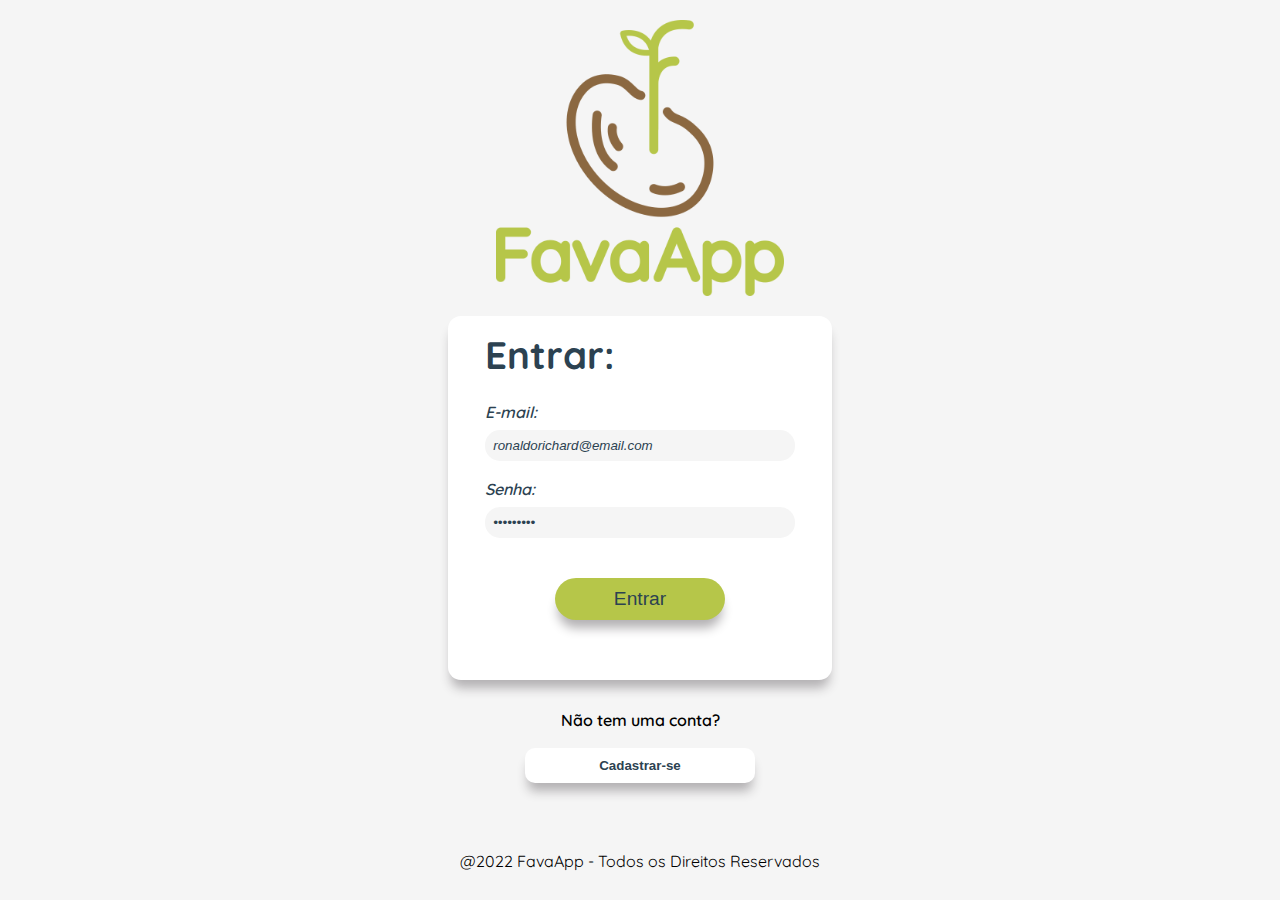
<file: index.html>
<!DOCTYPE html>
<html lang="pt-br">
<head>
    <meta charset="UTF-8">
    <meta http-equiv="X-UA-Compatible" content="IE=edge">
    <meta name="viewport" content="width=device-width, initial-scale=1.0">
    <link rel="stylesheet" href="assets/css/reset.css">
    <link rel="stylesheet" href="assets/css/index.css">
    <link rel="preconnect" href="https://fonts.googleapis.com">
    <link rel="preconnect" href="https://fonts.gstatic.com" crossorigin>
    <link href="https://fonts.googleapis.com/css2?family=Quicksand:wght@300;400;500;600;700&display=swap" rel="stylesheet">
    <link rel="shortcut icon" href="/assets/img/favicon.ico" type="image/x-icon">
    <title>FavaApp - Tela de Login</title>
</head>
<body>
    <div class="container">
        <img src="/assets/img/logo.png" alt="" class="logo">
        <div class="form">
            <div class="form-submit">
                <div class="form-inputs">
                <h2 class="form-title">Entrar:</h2>
                <label for="email-campo" class="form-spacing">E-mail:</label>
                <input type="email" id="auth-email" value="ronaldorichard@email.com" placeholder="Digite o seu e-mail..." class="form-spacing form-input">
                <label for="auth-pass" class="form-spacing form-spacing_pass">Senha:</label>
                <input type="password" id="auth-pass" value="123456789" placeholder="Digite a sua senha..." class="form-spacing form-input">
                <button class="signin-button" onclick="verificaLogin()">Entrar</button>
            </div>
            </div>
        </div>
        <div class="form-signup">
            <p class="signup-text">Não tem uma conta?</p>
            <button class="signup-button"><a href="/signup_page.html">Cadastrar-se</a></button>
        </div>
    </div>
    <footer class="web-rights">
        <p>@2022 FavaApp - Todos os Direitos Reservados</p>
    </footer>
</body>
<script src="assets/script/loginAuth.js"></script>
</html>
</file>
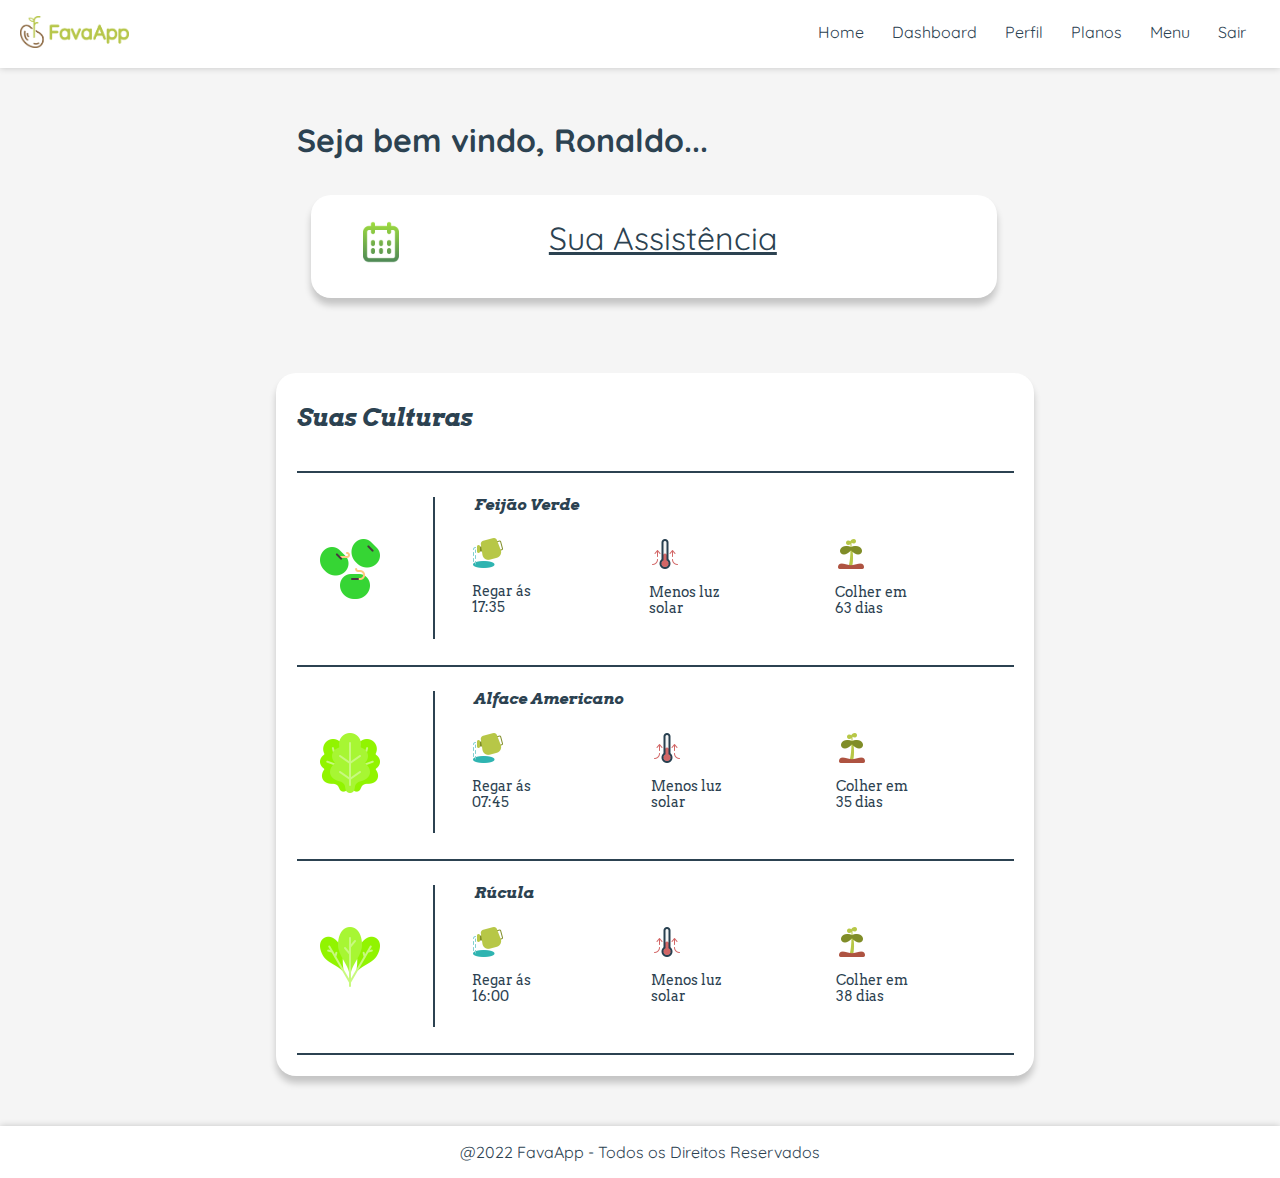
<file: home_client.html>
<!DOCTYPE html>
<html lang="pt_BR">

<head>
    <meta charset="UTF-8">
    <meta http-equiv="X-UA-Compatible" content="IE=edge">
    <meta name="viewport" content="width=device-width, initial-scale=1.0">
    <link href="assets/css/navbar.css" rel="stylesheet" type="text/css">
    <link href="assets/css/home.css" rel="stylesheet" type="text/css">
    <link rel="shortcut icon" href="/assets/img/favicon.ico" type="image/x-icon">
    <title>FavaApp - Home</title>
</head>

<body>
    <!-- Navbar do projeto -->
    <header class="navbar">
        <img class="logo" src="assets/img/LOGO FINAL horizontal.png">
        <ul class="navbar-itens">
            <li><a href="index.html">Sair</a></li>
            <li><a href="">Menu</a></li>
            <li><a href="">Planos</a></li>
            <li><a href="profile_client.html">Perfil</a></li>
            <li><a href="#">Dashboard</a></li>
            <li><a href="home_client.html">Home</a></li>
        </ul>
    </header>

    <!-- Conteúdo da home -->
    <div class="page-content">
        <!-- Botões e dados de consulta-->
        <div class="appointment-container">
            <h1>Seja bem vindo, Ronaldo...</h1>
            <section class="btn-assistance"><a href=""><img src="assets/img/calendar.png" class="icon-btn">Sua Assistência</a></section>
        </div>
        <!-- Dashboard -->
        <div class="dashboard">
            <div class="dashboard-top">
                <h2 class="dashboard-title">Suas Culturas</h2>
                <a><img></a>
            </div>

            <div class="division-line"></div>

            <section class="plant-row">
                <img class="plant-icon" src="assets/img/sowing-seeds.png">
                <div class="name-and-info">
                    <section class="row-division">
                        <div class="division-line-vertical"></div>
                        <h4>Feijão Verde</h4>
                    </section>
                    <div class="plant-info">
                        <section class="watering">
                            <img class="icon" src="/assets/img/watering-can.png">
                            <p>Regar ás 17:35</p>
                        </section>
                        <section class="weather">
                            <img class="icon" src="/assets/img/thermometer.png">
                            <p>Menos luz solar</p>
                        </section>
                        <section class="harvest">
                            <img class="icon" src="assets/img/sprout.png">
                            <p>Colher em 63 dias</p>
                        </section>
                    </div>
                </div>
            </section>

            <div class="division-line"></div>

            <section class="plant-row">
                <img class="plant-icon" src="assets/img/lettuce.png">
                <div class="name-and-info">
                    <section class="row-division">
                        <div class="division-line-vertical"></div>
                        <h4>Alface Americano</h4>
                    </section>
                    <div class="plant-info">
                        <section class="watering">
                            <img class="icon" src="/assets/img/watering-can.png">
                            <p>Regar ás 07:45</p>
                        </section>
                        <section class="weather">
                            <img class="icon" src="/assets/img/thermometer.png">
                            <p>Menos luz solar</p>
                        </section>
                        <section class="harvest">
                            <img class="icon" src="assets/img/sprout.png">
                            <p>Colher em 35 dias</p>
                        </section>
                    </div>
                </div>
            </section>

            <div class="division-line"></div>

            <section class="plant-row">
                <img class="plant-icon" src="assets/img/spinach.png">
                <div class="name-and-info">
                    <section class="row-division">
                        <div class="division-line-vertical"></div>
                        <h4>Rúcula</h4>
                    </section>
                    <div class="plant-info">
                        <section class="watering">
                            <img class="icon" src="/assets/img/watering-can.png">
                            <p>Regar ás 16:00</p>
                        </section>
                        <section class="weather">
                            <img class="icon" src="/assets/img/thermometer.png">
                            <p>Menos luz solar</p>
                        </section>
                        <section class="harvest">
                            <img class="icon" src="assets/img/sprout.png">
                            <p>Colher em 38 dias</p>
                        </section>
                    </div>
                </div>
            </section>
            <div class="division-line"></div>
        </div>
    </div>
    <footer class="web-rights">
        <p>@2022 FavaApp - Todos os Direitos Reservados</p>
    </footer>   
</body>
</html>
</file>
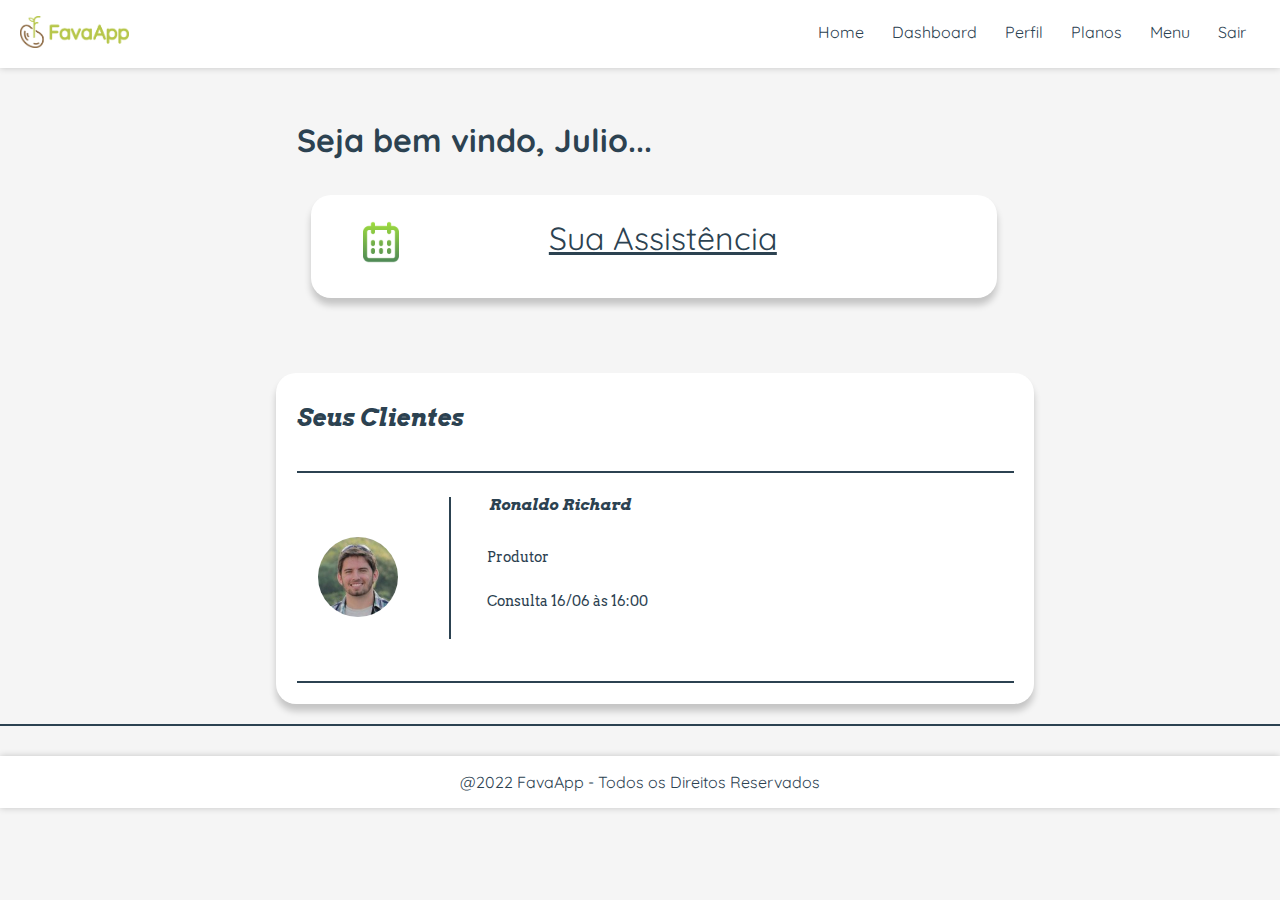
<file: home_consultant.html>
<!DOCTYPE html>
<html lang="pt_BR">

<head>
    <meta charset="UTF-8">
    <meta http-equiv="X-UA-Compatible" content="IE=edge">
    <meta name="viewport" content="width=device-width, initial-scale=1.0">
    <link href="assets/css/navbar.css" rel="stylesheet" type="text/css">
    <link href="assets/css/home.css" rel="stylesheet" type="text/css">
    <title>FavaApp</title>
</head>

<body>
    <!-- Navbar do projeto -->
    <header class="navbar">
        <img class="logo" src="assets/img/LOGO FINAL horizontal.png">
        <ul class="navbar-itens">
            <li><a href="index.html">Sair</a></li>
            <li><a href="">Menu</a></li>
            <li><a href="">Planos</a></li>
            <li><a href="profile_consultant.html">Perfil</a></li>
            <li><a href="#">Dashboard</a></li>
            <li><a href="home_consultant.html">Home</a></li>
        </ul>
    </header>

    <!-- Conteúdo da home -->
    <div class="page-content">
        <!-- Botões e dados de consulta-->
        <div class="appointment-container">
            <h1>Seja bem vindo, Julio...</h1>
            <section class="btn-assistance"><a href=""><img src="assets/img/calendar.png" class="icon-btn">Sua Assistência</a></section>
        </div>
        <!-- Dashboard -->
        <div class="dashboard">
            <div class="dashboard-top">
                <h2 class="dashboard-title">Seus Clientes</h2>
                <a><img></a>
            </div>

            <div class="division-line"></div>

            <section class="plant-row">
                <img class="client-icon" src="assets/img/photo-client.jpg">
                <div class="name-and-info">
                    <section class="row-division">
                        <div class="division-line-vertical"></div>
                        <h4>Ronaldo Richard</h4>
                    </section>
                    <div class="client-info">
                            <p>Produtor</p>
                            <p>Consulta 16/06 às 16:00</p>
                        </section>
                        <div class="division-line"></div>
                    </div>
                </div>
            </section>

            <div class="division-line"></div>

        </div>
    </div>
    <footer class="web-rights">
        <p>@2022 FavaApp - Todos os Direitos Reservados</p>
    </footer>
</body>

</html>
</file>
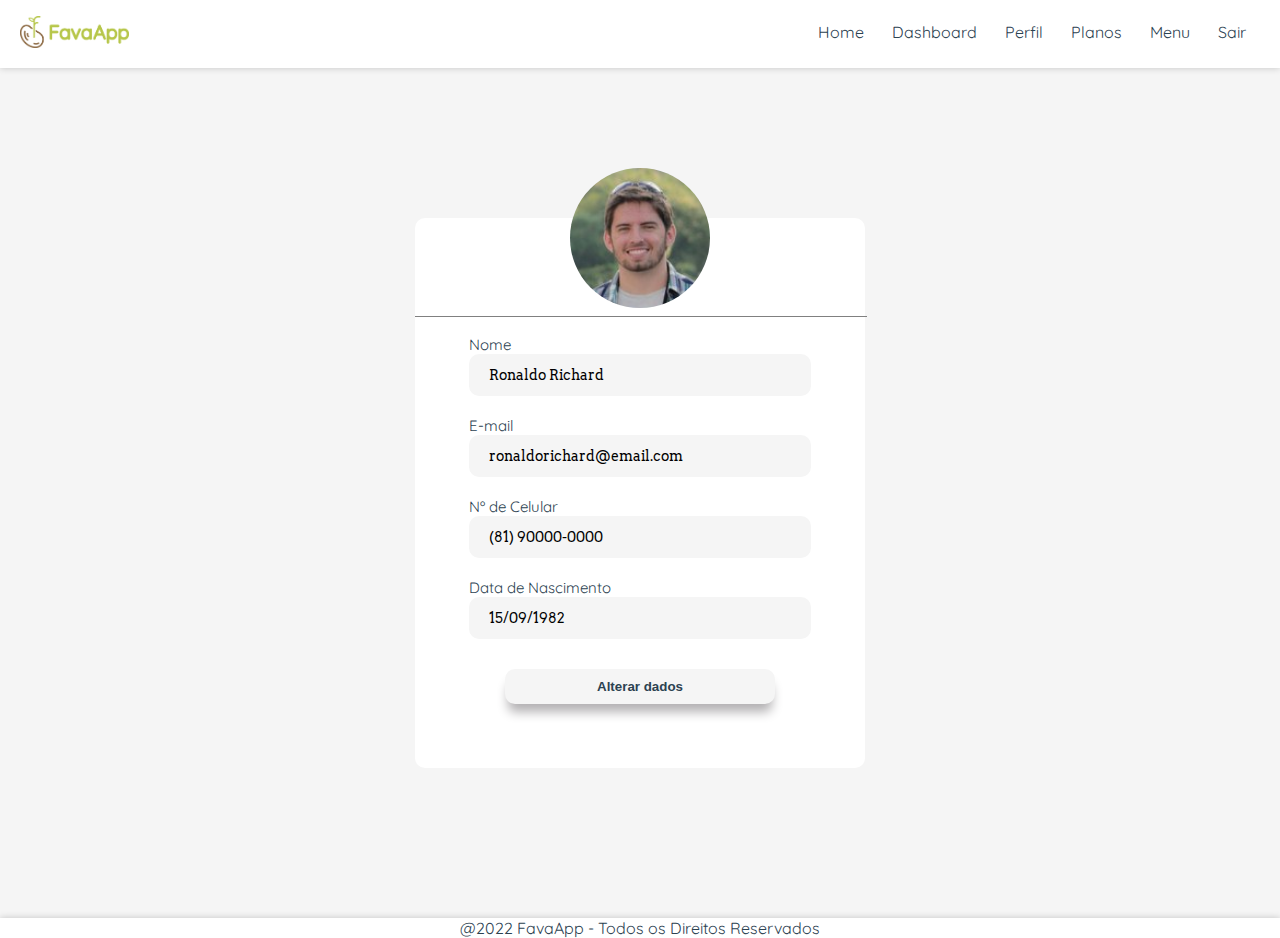
<file: profile_client.html>
<!DOCTYPE html>
<html>

<head>
    <title>FavaApp - Perfil do Usuário</title>
    <link rel="shortcut icon" href="/assets/img/favicon.ico" type="image/x-icon">
    <link rel="stylesheet" href="/assets/css/navbar.css">
    <link rel="stylesheet" href="/assets/css/profile.css">
</head>

<body>
    <header class="navbar">
        <img class="logo" src="assets/img/LOGO FINAL horizontal.png">
        <ul class="navbar-itens">
            <li><a href="index.html">Sair</a></li>
            <li><a href="">Menu</a></li>
            <li><a href="">Planos</a></li>
            <li><a href="profile_client.html">Perfil</a></li>
            <li><a href="#">Dashboard</a></li>
            <li><a href="home_client.html">Home</a></li>
        </ul>
    </header>

    <div class="profile">
        <div class="profile-itens">
            <img src="/assets/img/photo-client.jpg" alt="">

            <hr size="1" width="100%" noshade>

            <label>
                Nome
                <input type="text" name="name" value="Ronaldo Richard" readonly>
            </label>
            <label>
                E-mail
                <input type="email" name="email" value="ronaldorichard@email.com" readonly>
            </label>
            <label>
                Nº de Celular
                <input type="text" name="phone" value="(81) 90000-0000" readonly>
            </label>
            <label>
                Data de Nascimento
                <input type="datetime" name="birth-date" value="15/09/1982" readonly>
            </label>
            <button class="signup-button"><a href="/signup_page.html">Alterar dados</a></button>
        </div>   
    </div>
    </div>
    <footer class="web-rights">
        <p>@2022 FavaApp - Todos os Direitos Reservados</p>
    </footer>
</body>

</html>
</file>
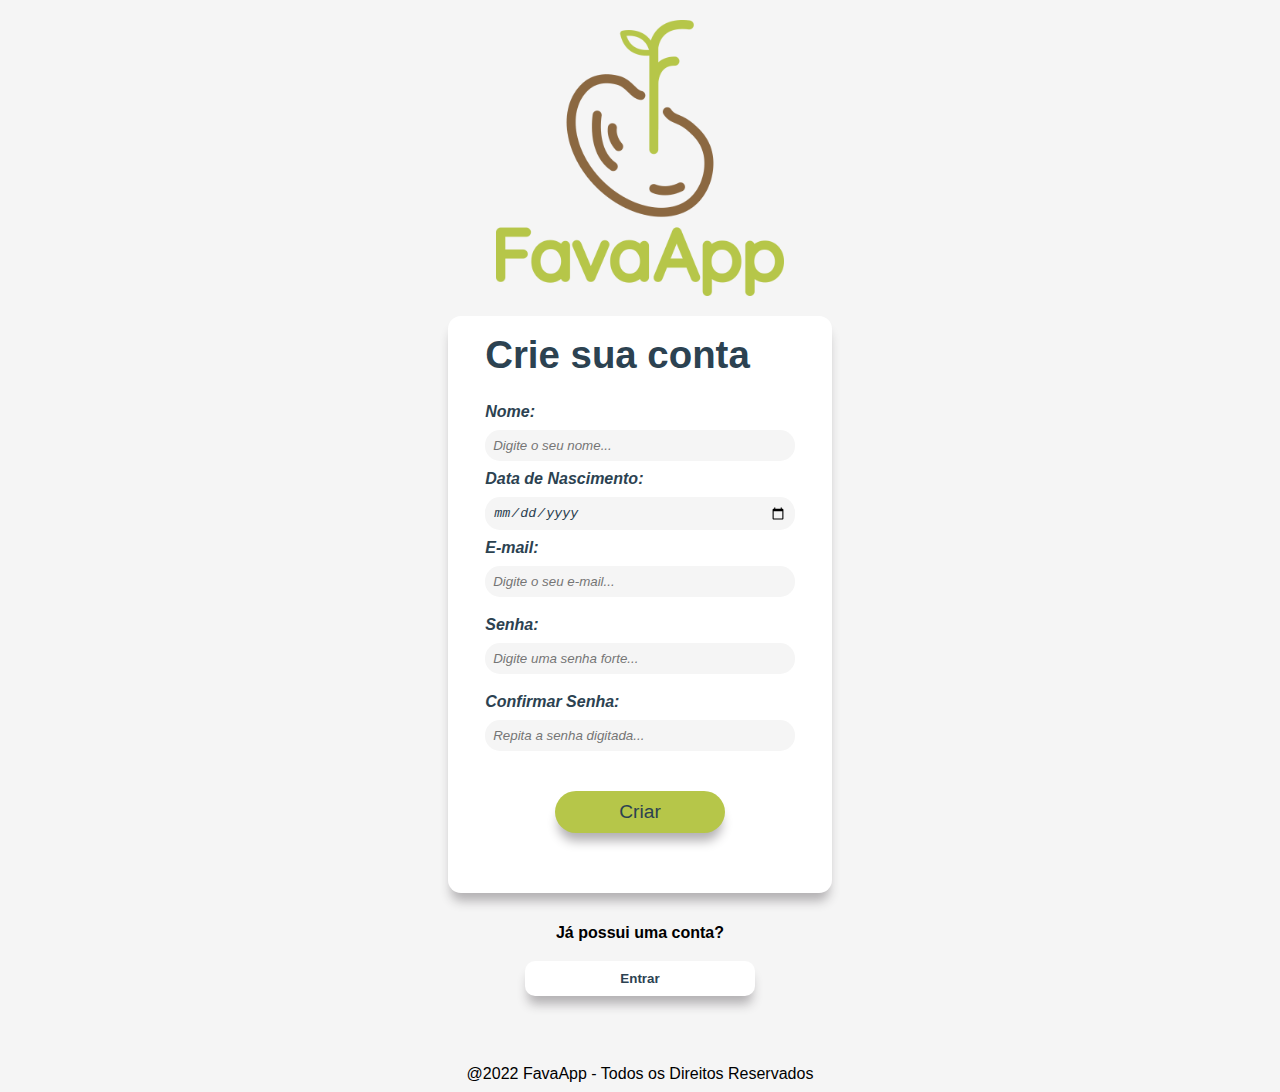
<file: signup_page.html>
<!DOCTYPE html>
<html lang="pt-br">
<head>
    <meta charset="UTF-8">
    <meta http-equiv="X-UA-Compatible" content="IE=edge">
    <meta name="viewport" content="width=device-width, initial-scale=1.0">
    <link rel="stylesheet" href="assets/css/reset.css">
    <link rel="stylesheet" href="assets/css/index.css">
    <link rel="shortcut icon" href="/assets/img/favicon.ico" type="image/x-icon">
    <title>FavaApp - Cadastre-se</title>
</head>

<body>
    <div class="container">
        <img src="/assets/img/logo.png" alt="" class="logo">
        <div class="form">
            <div class="form-submit">
                <div class="form-inputs">
                    <h2 class="form-title">Crie sua conta</h2>
                    <label for="email-campo" class="form-spacing">Nome:</label>
                    <input type="text" id="auth-email" value="" class="form-spacing form-input" placeholder="Digite o seu nome...">
                    <label for="email-campo" class="form-spacing">Data de Nascimento:</label>
                    <input type="date" id="auth-email" value="" class="form-spacing form-input">
                    <label for="email-campo" class="form-spacing">E-mail:</label>
                    <input type="email" id="auth-email" value="" class="form-spacing form-input" placeholder="Digite o seu e-mail...">
                    <label for="auth-pass" class="form-spacing form-spacing_pass">Senha:</label>
                    <input type="password" id="auth-pass" class="form-spacing form-input" placeholder="Digite uma senha forte...">
                    <label for="auth-pass" class="form-spacing form-spacing_pass">Confirmar Senha:</label>
                    <input type="password" id="auth-pass" class="form-spacing form-input" placeholder="Repita a senha digitada...">
                    <button class="signin-button" onclick="verificaCadastro()">Criar</button>
                </div>
            </div>
        </div>
        <div class="form-signup">
            <p class="signup-text">Já possui uma conta?</p>
            <button class="signup-button"><a href="/index.html">Entrar</a></button>
        </div>
    </div>
    <footer class="web-rights">
        <p>@2022 FavaApp - Todos os Direitos Reservados</p>
    </footer>
</body>
<script src="assets/script/loginAuth.js"></script>
</html>
</file>
<file: assets/css/index.css>
body{
    background-color: #F5F5F5;
    font-family: 'Quicksand', sans-serif;
    max-width: 1280px;
    height: 100%;
    margin: 0 auto;
}

.container{
    background-color: #f5f5f5;
    display: flex;
    flex-direction: column;
    margin: 0 auto;
    width: 30vw;
    max-width: 425px;
}

a{
    text-decoration: none;
    color: inherit;
}

.logo{
    width: 75%;
    margin: 20px auto;
}

.form-title{
    font-size: 2.4rem;
    margin-bottom: 20px;
    color: #2C4251;
}

.form-submit{
    background-color: #FFF;
    border-radius: 13px;
    box-shadow: 0px 11px 11px -3px rgba(179,177,179,1);
    color: #2C4251;
    display: flex;
    flex-direction: column;
    padding: 20px;
}

.form-inputs{
    color: #2C4251;
    display: flex;
    flex-direction: column;
    font-weight: 600;
    margin: 0 auto;
    width: 90%;
}

.form-spacing{
    margin-top: 10px;
    font-style: italic;
}

.form-input{
    background-color: #F5F5F5;
    border-radius: 15px;
    border: none;
    color: #2C4251;
    padding: 8px;
}

.form-spacing_pass{
    margin-top: 20px;
}

.signin-button{
    background-color: #B6C649;
    border: none;
    border-radius: 30px;
    box-shadow: 0px 11px 11px -3px rgba(179,177,179,1);
    color: #2C4251;
    cursor: pointer;
    font-size: 1.2rem;
    margin: 40px auto;
    padding: 10px 20px;
    transition: ease-in-out 200ms;
    width: 55%;
}

.signin-button:hover{
    background-color: #76860b;
    color: #FFF;
    transition: ease-in-out 200ms;
}

.form-signup{
    margin-top: 2em;
    display: flex;
    flex-direction: column;
}

.signup-text{
    text-align: center;
    font-weight: 600;
}

.signup-button{
    background-color: #FFF;
    border: none;
    border-radius: 10px;
    box-shadow: 0px 11px 11px -3px rgba(179,177,179,1);
    color: #2C4251;
    cursor: pointer;
    font-weight: 600;
    margin: 20px auto;
    padding: 10px;
    width: 60%;
}

.web-rights{
    text-align: center;
    margin-top: 50px;
    margin-bottom: 10px;
}

@media (max-width: 705px){
    .form-title{
        font-size: 5vw;
    }

    .signin-button{
        font-size: 2.5vw;
        text-align: center;
        padding: 10px 0;
    }
}
</file>
<file: assets/css/navbar.css>
/* formatacão da navbar do projeto */

/*fonte quicksand da navbar:*/
@import url('https://fonts.googleapis.com/css2?family=Quicksand:wght@700&display=swap');

.navbar {
  background-color: #fff;
  margin-top: 0;
  margin-left: 0;
  margin-right: 0;
  height: 10%;
  width: 100%;
  display: flex;
  flex-direction: row;
  font-family: 'Quicksand', sans-serif;
  box-shadow: 0 0px 7px 0px rgba(0, 0, 0,0.2);
}

.logo {
  height: 2rem;
  width: 6.82rem;
  margin-top: 16px;
  margin-left: 20px;
}

.navbar-itens {
  list-style-type: none;
  display: flex;
  flex-direction: row-reverse;
  background-color: #fff;
  color: #2C4251;
  margin-top: 12px;
  margin-left: 0;
  margin-right: 20px;
  height: 10%;
  width: 100%;
}

.navbar-itens li a {
  display: flex;
  color: #2C4251;
  text-align: center;
  padding: 10px 14px;
  text-decoration: none;
}

/* Muda a cor do hover*/
.navbar-itens li a:hover {
  background-color: #f5f5f5;
  border-radius: 10px;
}
</file>
<file: assets/css/home.css>
@import url('https://fonts.googleapis.com/css2?family=Quicksand:wght@700&display=swap');
@import url('https://fonts.googleapis.com/css2?family=Arvo:ital,wght@0,400;0,700;1,700&display=swap');

body {
    background-color: #f5f5f5;
    color: #2C4251;
    padding: 0;
    margin: 0;
    display: flex;
    justify-content: center;
    flex-direction: column;
}

.page-content {
    display: flex;
    justify-content: center;
    flex-direction: column;
    width: 80%;
    padding-left: 20%;
}

.dashboard {
    background-color: #ffffff;
    width: 70%;
    height: 170%;
    border-radius: 20px;
    margin: 2%;
    padding: 2%;
    padding-top: 1%;
    display: flex;
    flex-direction: column;
    box-shadow: 0 7px 7px 0px rgba(0, 0, 0, 0.2);
}

.division-line {
    width: 100%;
    height: 2px;
    background-color: #2C4251;
}

.division-line-vertical {
    width: 2px;
    height: 230%;
    background-color: #2C4251;
    margin-bottom: 1rem;
    margin-top: 1.5rem;
}

.dashboard-title {
    display: flex;
    flex-direction: row;
    width: 100%;
    height: 5%;
    font-family: 'Arvo', serif;
    font-weight: 700;
    font-style: italic;
}

.plant-row {
    display: flex;
    flex-direction: row;
    width: 100%;
}

.name-and-info {
    display: flex;
    flex-direction: column;
    width: 100%;
    margin-left: 7%;
    margin-right: 3%;
}

.name-and-info p {
    font-family: 'Arvo', serif;
    font-size: 14px;
}

.name-and-info h4 {
    font-family: 'Arvo', serif;
    font-weight: 700;
    font-style: italic;
    margin-left: 7%;
}

.row-division {
    display: flex;
    flex-direction: row;
}

.plant-info {
    display: flex;
    flex-direction: row;
    margin-left: 7%;
    width: 100%;
}

.watering {
    display: flex;
    flex-direction: column;
    margin-right: 20%;
}

.weather {
    display: flex;
    flex-direction: column;
    margin-right: 20%;
}

.harvest {
    display: flex;
    flex-direction: column;
    margin-right: 20%;
}

.icon {
    width: 2rem;
    height: 2rem;
    margin-top: 4%;
}

.plant-icon {
    width: 4rem;
    height: 4rem;
    padding-top: 4rem;
    padding-bottom: 4rem;
    padding-left: 3%;
}

.btn-assistance{
    background-color: #ffffff;
    width: 100%;
    height: 10%;
    border-radius: 20px;
    margin: 2%;
    padding:0;
    padding-top: 1%;
    display: flex;
    justify-content: center;
    flex-direction: row;
    box-shadow: 0 7px 7px 0px rgba(0, 0, 0, 0.2);
}

.btn-assistance a{
    width: 100%;
    display: flex;
    flex-direction: row;
    justify-content: center;
    padding-bottom: 1rem;
    padding-top: 1rem;
    padding-right: 30%;
    font-family: 'Quicksand', sans-serif;
    font-size: 32px;
    color: #2C4251;
}

.btn-assistance img{
    display: flex;
    justify-content: flex-start;
    padding-bottom: 1rem;
    padding-right: 30%;
    padding-left: 2rem;
}

.appointment-container {
    width: 67%;
    height: 170%;
    margin: 2%;
    padding: 2%;
    padding-top: 1%;
    display: flex;
    flex-direction: column;
    font-family: 'Quicksand', sans-serif;
}

.icon-btn {
    width: 3rem;
    height: 3rem;
}

.client-icon {
    width: 5rem;
    height: 5rem;
    border-radius: 50%;
    margin-top: 4rem;
    margin-bottom: 4rem;
    margin-left: 3%;
}

.client-info {
    display: flex;
    flex-direction: column;
    margin-left: 7%;
    width: 100%;
}

.web-rights{
    background-color: #fff;
    box-shadow: 0 0px 7px 0px rgba(0, 0, 0,0.2);
    font-family: 'Quicksand', sans-serif;
    margin-top: 30px;
    text-align: center;
}
</file>
<file: assets/css/profile.css>
@import url('https://fonts.googleapis.com/css2?family=Quicksand:wght@700&display=swap');
@import url('https://fonts.googleapis.com/css2?family=Arvo&display=swap');

body {
    background-color: #f5f5f5;
    color: #2C4251;
    padding: 0;
    margin: 0;
    }

p{
    margin: 0;
}

a{
    text-decoration: none;
    color: inherit;
}

.profile {
    display: flex;
    flex-direction: row;
    justify-content: center;
    align-items: center;
    width: 100vw;
    margin: 150px auto;
}
.profile-itens {
    border-radius: 10px;
    display: flex;
    flex-direction: column;
    align-items:center;
    width: 450px;
    height: 550px;
    background: #fff;
    box-shadow: 0 7px 7px 0 rgba(0, 0, 0, 0);
}
.profile-itens img {
    width: 140px;
    height: 140px;
    border-radius: 50%;
    margin-top: -50px;
}
.profile-itens label {
    display: flex;
    flex-direction: column;
    justify-content: space-between;
    padding: 10px;
    font-size: 15px;
    font-family: 'Quicksand', sans-serif
}

.profile-itens label input {
    width: 320px;
    height: 40px;
    border: none;
    border-radius: 10px;
    font-family: 'Arvo', serif;
    font-style:normal;
    font-size: 14px;
    padding-left: 20px;
    background-color: #f5f5f5;
}

.web-rights{
    background-color: #fff;
    box-shadow: 0 0px 7px 0px rgba(0, 0, 0,0.2);
    font-family: 'Quicksand', sans-serif;
    margin-top: 30px;
    text-align: center;
}

.signup-button{
    background-color: #f5f5f5;
    border: none;
    border-radius: 10px;
    box-shadow: 0px 11px 11px -3px rgba(179,177,179,1);
    color: #2C4251;
    cursor: pointer;
    font-weight: 600;
    margin: 20px auto;
    padding: 10px;
    width: 60%;
}
</file>
